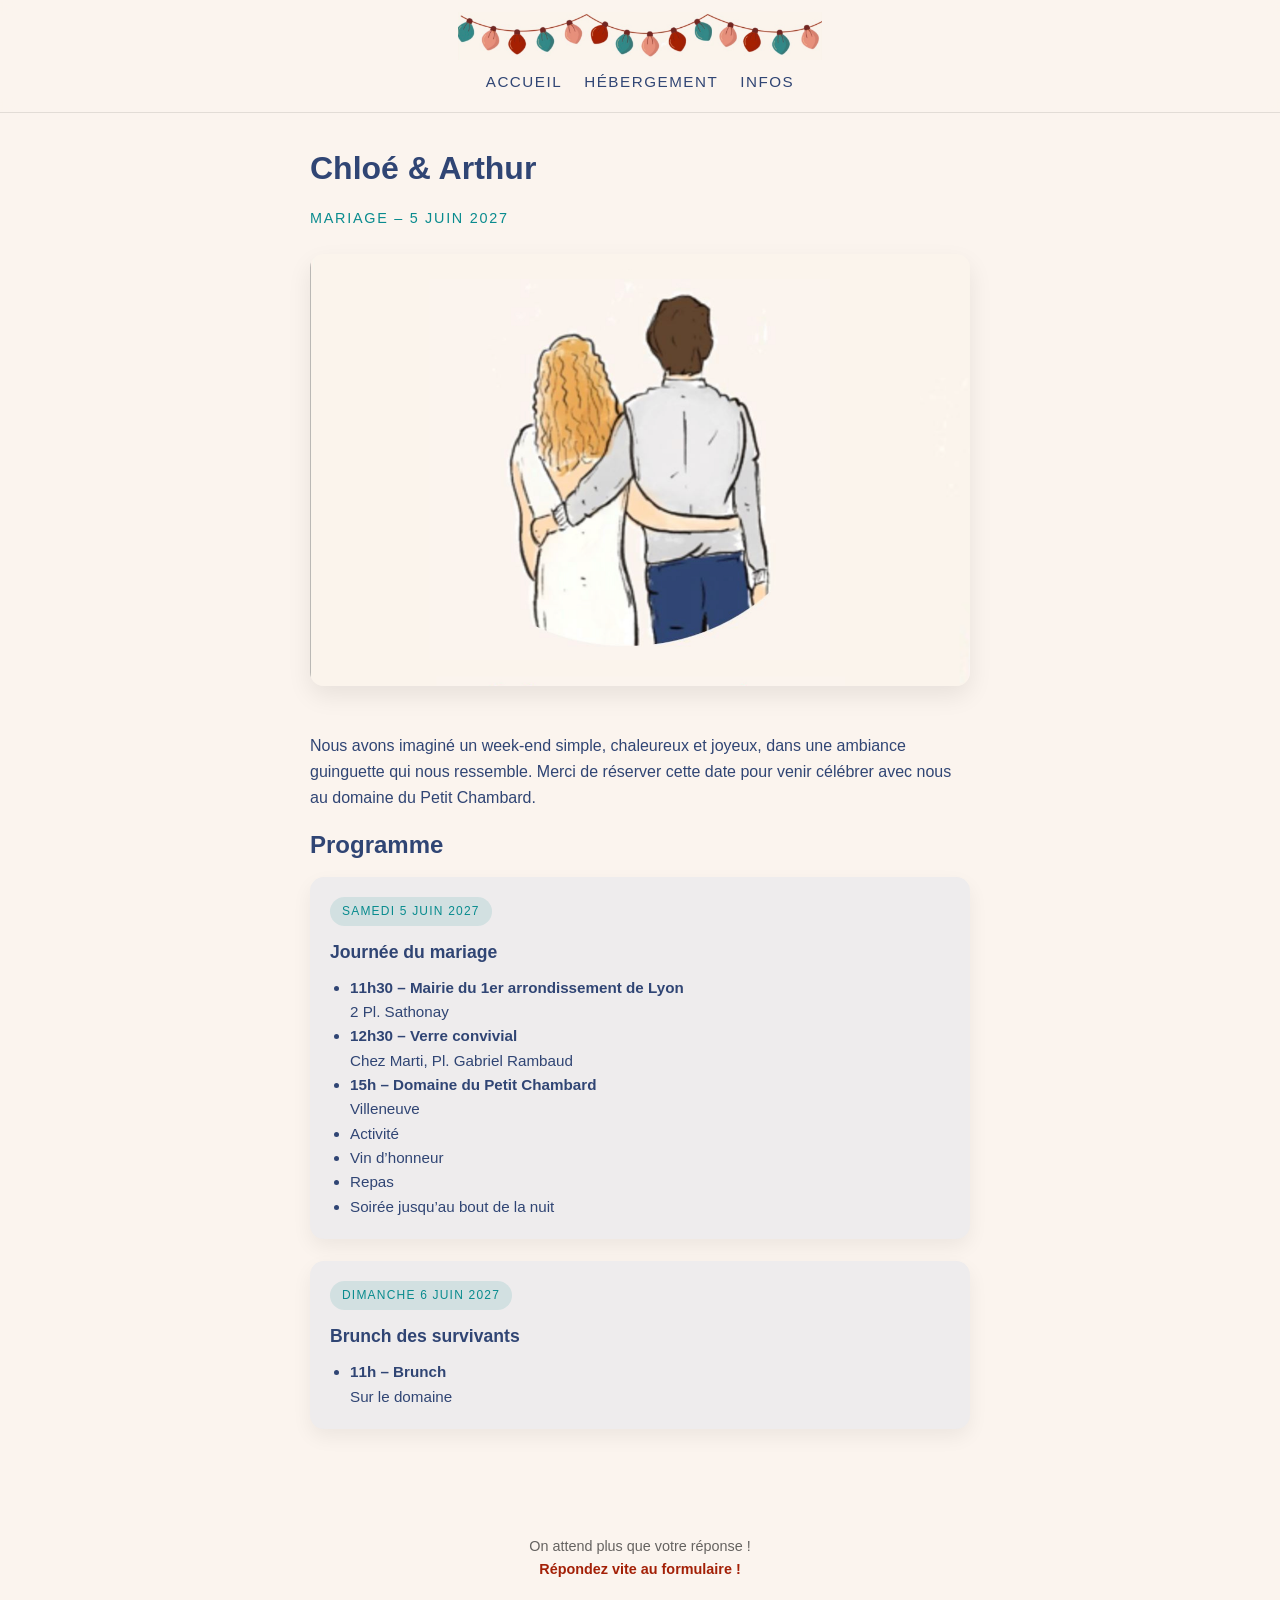
<file: index.html>
<!DOCTYPE html>
<html lang="fr">
<head>
  <meta charset="UTF-8">
  <title>Accueil – Mariage Chloé & Arthur</title>
  <meta name="viewport" content="width=device-width, initial-scale=1">
  <link rel="stylesheet" href="style.css">
</head>

<body>

<header>
  <div class="header-inner fade">
    <div class="header-top">
      <img src="guirlande.png" alt="Guirlande décorative">
    </div>
    <nav class="nav">
      <a href="index.html">Accueil</a>
      <a href="hebergement.html">Hébergement</a>
      <a href="infos.html">Infos</a>
    </nav>
  </div>
</header>

<main>

  <h1 class="fade">Chloé & Arthur</h1>
  <div class="subtitle fade">Mariage – 5 juin 2027</div>

  <div class="hero fade">
    <img src="couple.png" alt="Photo du couple">
  </div>

  <p class="fade">
    Nous avons imaginé un week-end simple, chaleureux et joyeux, dans une ambiance guinguette
    qui nous ressemble. Merci de réserver cette date pour venir célébrer avec nous au
    domaine du Petit Chambard.
  </p>

  <h2 class="fade">Programme</h2>

  <div class="card fade">
    <span class="tag">Samedi 5 juin 2027</span>
    <h3>Journée du mariage</h3>
    <ul>
      <li><strong>11h30 – Mairie du 1er arrondissement de Lyon</strong><br>2 Pl. Sathonay</li>
      <li><strong>12h30 – Verre convivial</strong><br>Chez Marti, Pl. Gabriel Rambaud</li>
      <li><strong>15h – Domaine du Petit Chambard</strong><br>Villeneuve</li>
      <li>Activité</li>
      <li>Vin d’honneur</li>
      <li>Repas</li>
      <li>Soirée jusqu’au bout de la nuit</li>
    </ul>
  </div>

  <div class="card fade">
    <span class="tag">Dimanche 6 juin 2027</span>
    <h3>Brunch des survivants</h3>
    <ul>
      <li><strong>11h – Brunch</strong><br>Sur le domaine</li>
    </ul>
  </div>

</main>

<footer class="fade">
  On attend plus que votre réponse !<br>
  <a href="formulaire.html">Répondez vite au formulaire !</a>
</footer>

</body>
</html>
</file>
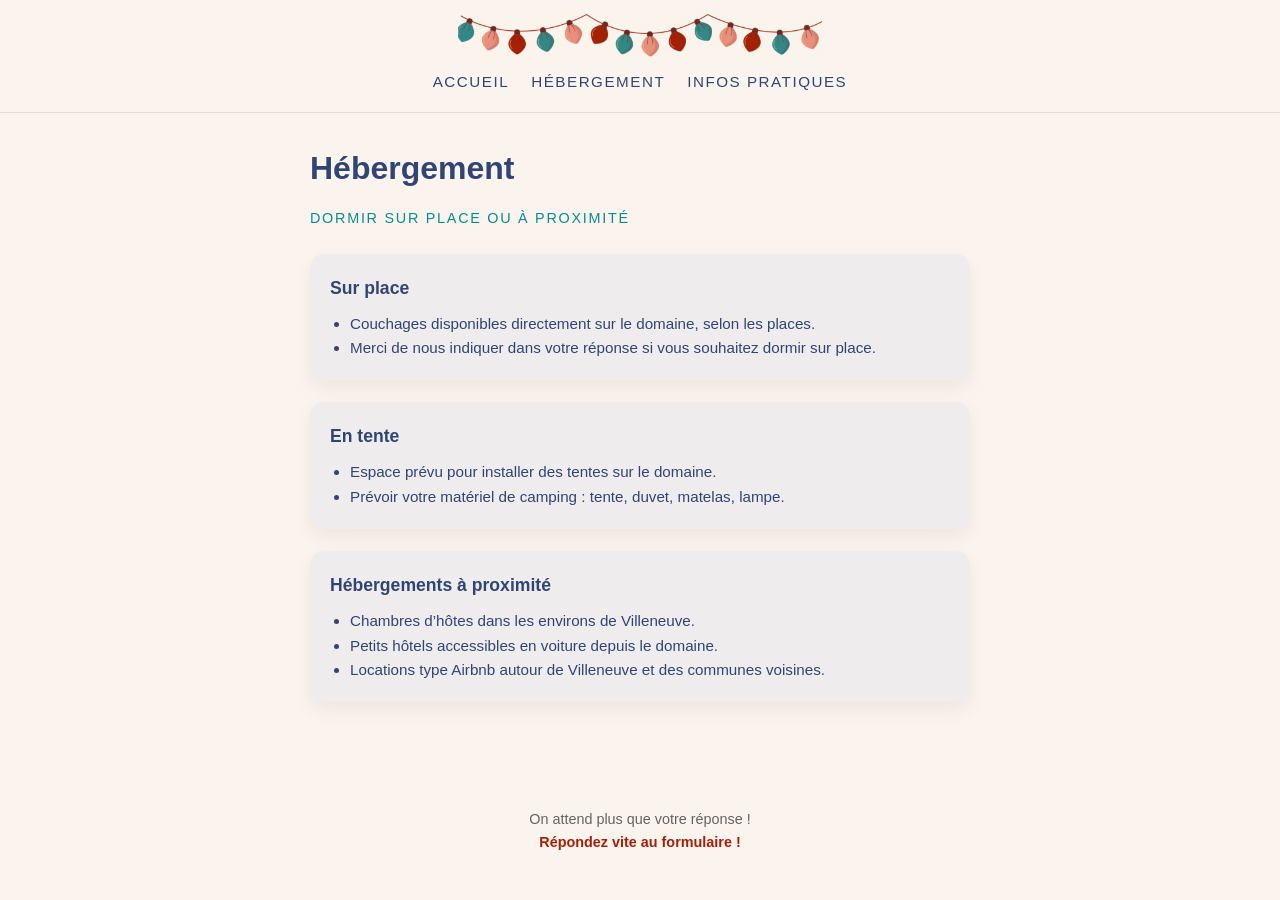
<file: hebergement.html>
<!DOCTYPE html>
<html lang="fr">
<head>
  <meta charset="UTF-8">
  <title>Hébergement – Mariage Chloé & Arthur</title>
  <meta name="viewport" content="width=device-width, initial-scale=1">
  <link rel="stylesheet" href="style.css">
</head>

<body>

<header>
  <div class="header-inner fade">
    <div class="header-top">
      <img src="guirlande.png" alt="Guirlande décorative">
    </div>
    <nav class="nav">
      <a href="index.html">Accueil</a>
      <a href="hebergement.html">Hébergement</a>
      <a href="infos.html">Infos pratiques</a>
    </nav>
  </div>
</header>

<main>
  <h1 class="fade">Hébergement</h1>
  <div class="subtitle fade">Dormir sur place ou à proximité</div>

  <div class="card fade">
    <h3>Sur place</h3>
    <ul>
      <li>Couchages disponibles directement sur le domaine, selon les places.</li>
      <li>Merci de nous indiquer dans votre réponse si vous souhaitez dormir sur place.</li>
    </ul>
  </div>

  <div class="card fade">
    <h3>En tente</h3>
    <ul>
      <li>Espace prévu pour installer des tentes sur le domaine.</li>
      <li>Prévoir votre matériel de camping : tente, duvet, matelas, lampe.</li>
    </ul>
  </div>

  <div class="card fade">
    <h3>Hébergements à proximité</h3>
    <ul>
      <li>Chambres d’hôtes dans les environs de Villeneuve.</li>
      <li>Petits hôtels accessibles en voiture depuis le domaine.</li>
      <li>Locations type Airbnb autour de Villeneuve et des communes voisines.</li>
    </ul>
  </div>
</main>

<footer class="fade">
  On attend plus que votre réponse !<br>
  <a href="formulaire.html">Répondez vite au formulaire !</a>
</footer>

</body>
</html>
</file>
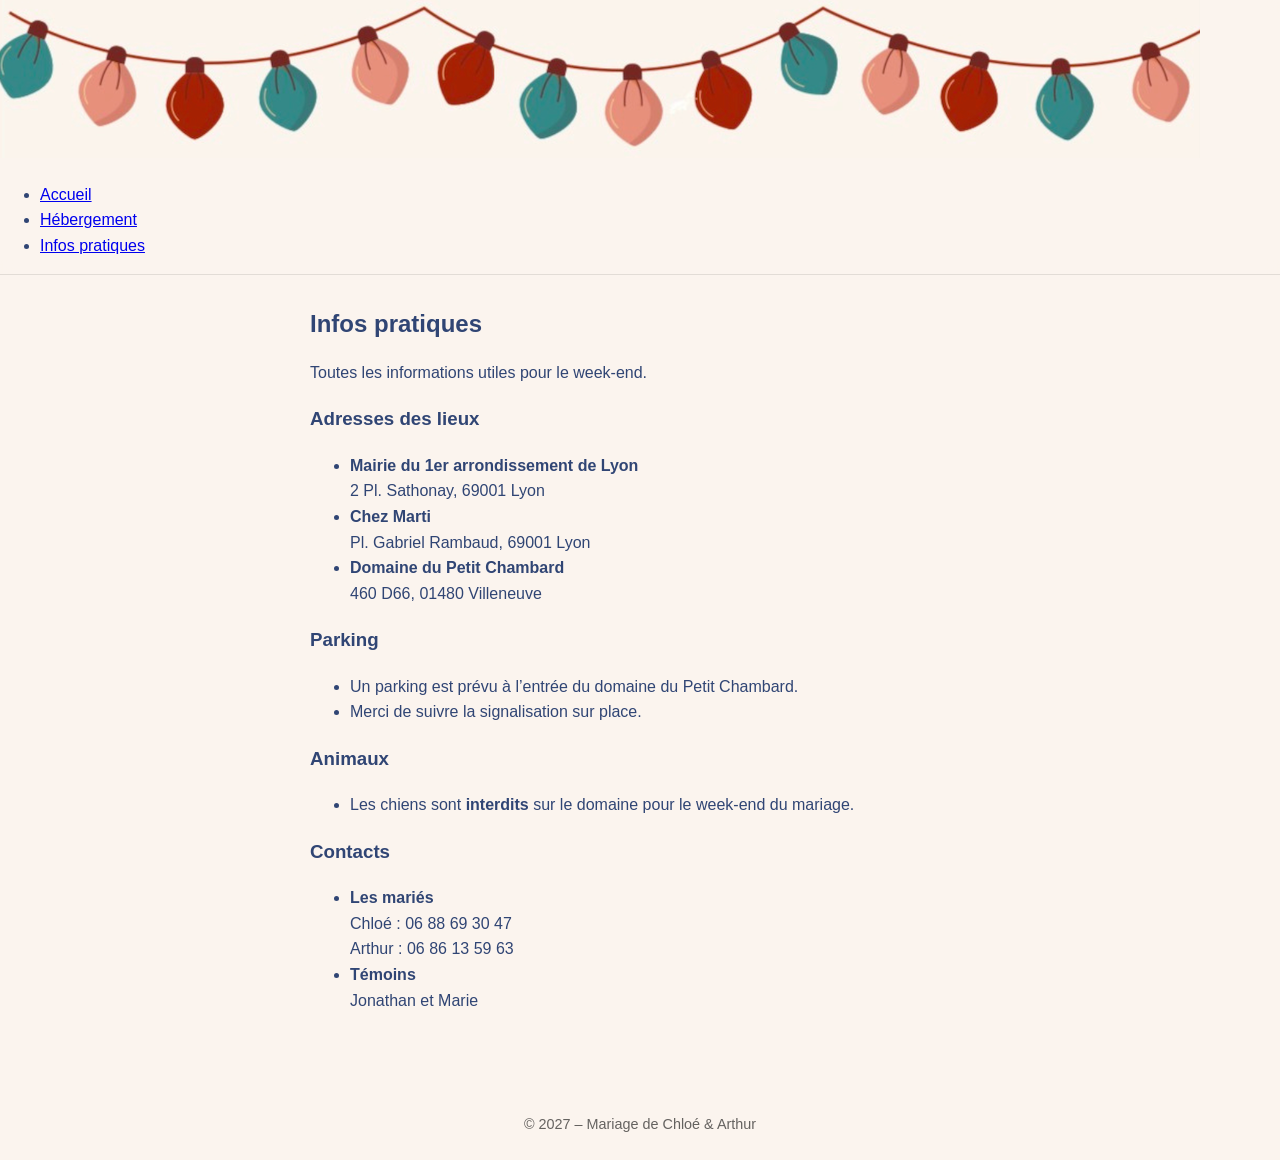
<file: infos-pratiques.html>
<!DOCTYPE html>
<html lang="fr">
<head>
  <meta charset="UTF-8">
  <title>Infos pratiques – Mariage Chloé & Arthur</title>
  <link rel="stylesheet" href="style.css">
</head>
<body>
<header>
  <div class="nav-wrapper">
    <div class="nav-logo">
      <img src="photo2.png" alt="Guirlandes guinguette">
    </div>
    <nav>
      <ul>
        <li><a href="index.html">Accueil</a></li>
        <li><a href="hebergement.html">Hébergement</a></li>
        <li><a href="infos.html">Infos pratiques</a></li>
      </ul>
    </nav>
  </div>
</header>

<main>
  <section>
    <h1 class="section-title">Infos pratiques</h1>
    <p class="section-subtitle">Toutes les informations utiles pour le week-end.</p>

    <div class="info-list">
      <h3>Adresses des lieux</h3>
      <ul>
        <li><strong>Mairie du 1er arrondissement de Lyon</strong><br>
          2 Pl. Sathonay, 69001 Lyon</li>
        <li><strong>Chez Marti</strong><br>
          Pl. Gabriel Rambaud, 69001 Lyon</li>
        <li><strong>Domaine du Petit Chambard</strong><br>
          460 D66, 01480 Villeneuve</li>
      </ul>
    </div>

    <div class="info-list">
      <h3>Parking</h3>
      <ul>
        <li>Un parking est prévu à l’entrée du domaine du Petit Chambard.</li>
        <li>Merci de suivre la signalisation sur place.</li>
      </ul>
    </div>

    <div class="info-list">
      <h3>Animaux</h3>
      <ul>
        <li>Les chiens sont <strong>interdits</strong> sur le domaine pour le week-end du mariage.</li>
      </ul>
    </div>

    <div class="contacts">
      <h3>Contacts</h3>
      <ul>
        <li><strong>Les mariés</strong><br>
          Chloé : 06 88 69 30 47<br>
          Arthur : 06 86 13 59 63</li>
        <li><strong>Témoins</strong><br>
          Jonathan et Marie</li>
      </ul>
    </div>
  </section>
</main>

<footer>
  &copy; 2027 – Mariage de Chloé & Arthur
</footer>
</body>
</html>
</file>
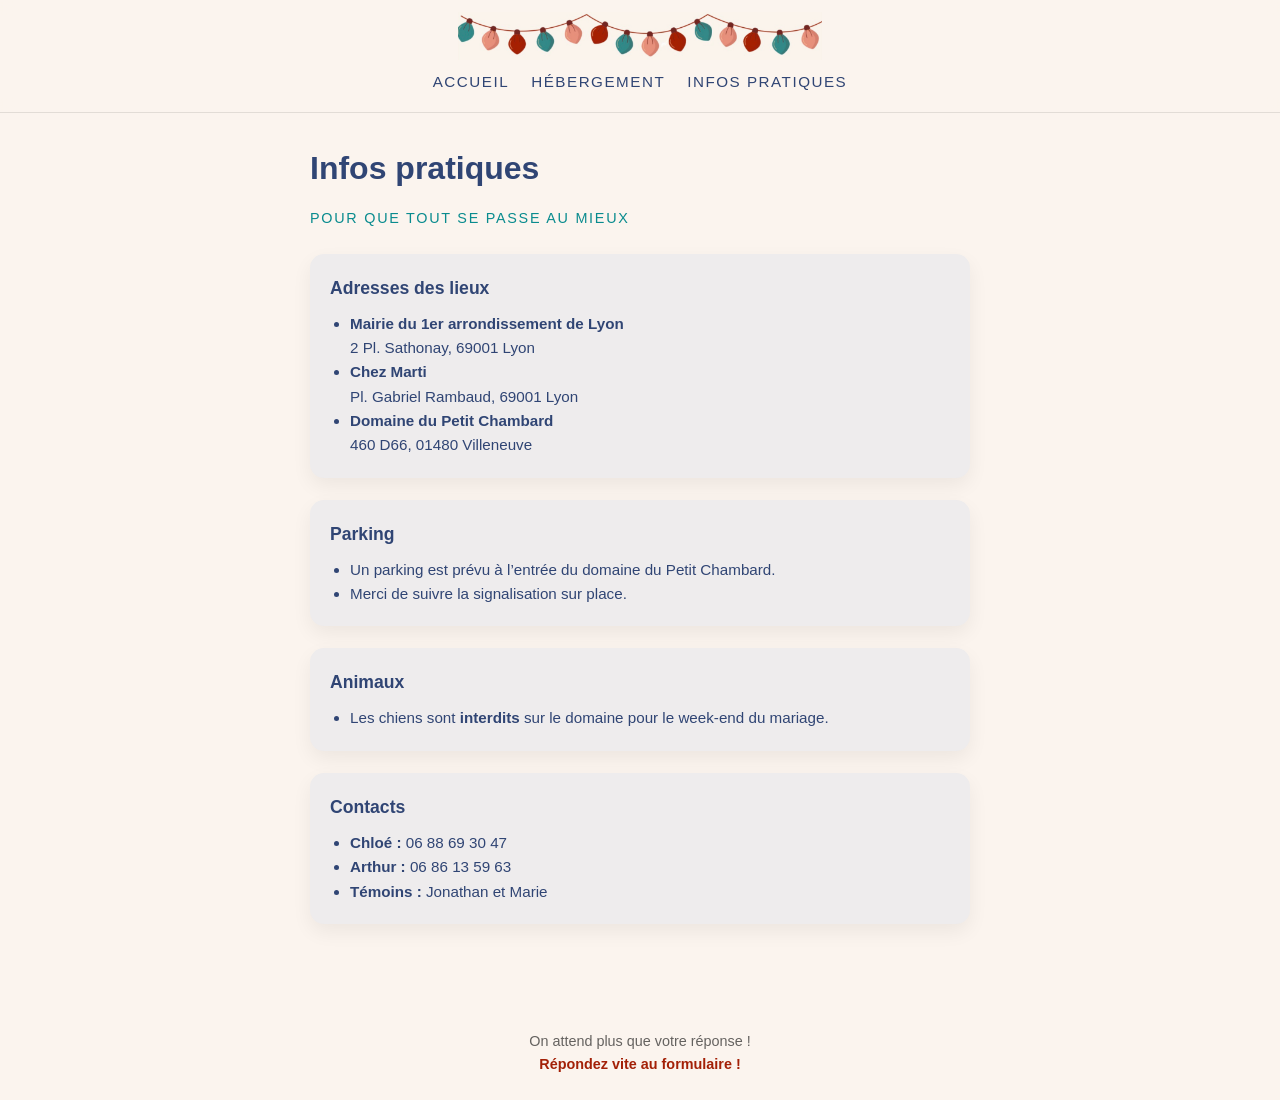
<file: infos.html>
<!DOCTYPE html>
<html lang="fr">
<head>
  <meta charset="UTF-8">
  <title>Infos pratiques – Mariage Chloé & Arthur</title>
  <meta name="viewport" content="width=device-width, initial-scale=1">
  <link rel="stylesheet" href="style.css">
</head>

<body>

<header>
  <div class="header-inner fade">
    <div class="header-top">
      <img src="guirlande.png" alt="Guirlande décorative">
    </div>
    <nav class="nav">
      <a href="index.html">Accueil</a>
      <a href="hebergement.html">Hébergement</a>
      <a href="infos.html">Infos pratiques</a>
    </nav>
  </div>
</header>

<main>
  <h1 class="fade">Infos pratiques</h1>
  <div class="subtitle fade">Pour que tout se passe au mieux</div>

  <div class="card fade">
    <h3>Adresses des lieux</h3>
    <ul>
      <li><strong>Mairie du 1er arrondissement de Lyon</strong><br>2 Pl. Sathonay, 69001 Lyon</li>
      <li><strong>Chez Marti</strong><br>Pl. Gabriel Rambaud, 69001 Lyon</li>
      <li><strong>Domaine du Petit Chambard</strong><br>460 D66, 01480 Villeneuve</li>
    </ul>
  </div>

  <div class="card fade">
    <h3>Parking</h3>
    <ul>
      <li>Un parking est prévu à l’entrée du domaine du Petit Chambard.</li>
      <li>Merci de suivre la signalisation sur place.</li>
    </ul>
  </div>

  <div class="card fade">
    <h3>Animaux</h3>
    <ul>
      <li>Les chiens sont <strong>interdits</strong> sur le domaine pour le week-end du mariage.</li>
    </ul>
  </div>

  <div class="card fade">
    <h3>Contacts</h3>
    <ul>
      <li><strong>Chloé :</strong> 06 88 69 30 47</li>
      <li><strong>Arthur :</strong> 06 86 13 59 63</li>
      <li><strong>Témoins :</strong> Jonathan et Marie</li>
    </ul>
  </div>
</main>

<footer class="fade">
  On attend plus que votre réponse !<br>
  <a href="formulaire.html">Répondez vite au formulaire !</a>
</footer>

</body>
</html>
</file>
<file: style.css>
:root {
  --bg-main: #FBF4EE;
  --bg-card: #EEECED;
  --teal: #098B8E;
  --red: #A32007;
  --peach: #E7907C;
  --blue: #304574;
  --text: #304574;
}

* {
  box-sizing: border-box;
}

body {
  margin: 0;
  font-family: "Worstveld Sting", sans-serif;
  background: var(--bg-main);
  color: var(--text);
  line-height: 1.6;
  -webkit-font-smoothing: antialiased;
}

/* ANIMATIONS */
.fade {
  opacity: 0;
  transform: translateY(10px);
  animation: fadeIn 0.6s ease forwards;
}

@keyframes fadeIn {
  to {
    opacity: 1;
    transform: translateY(0);
  }
}

/* HEADER */
header {
  position: sticky;
  top: 0;
  z-index: 20;
  background: rgba(251, 244, 238, 0.95);
  backdrop-filter: blur(8px);
  border-bottom: 1px solid rgba(0,0,0,0.1);
}

.header-inner {
  max-width: 700px;
  margin: 0 auto;
  padding: 12px 20px;
  display: flex;
  flex-direction: column;
  gap: 10px;
}

.header-top {
  display: flex;
  justify-content: center;
}

.header-top img {
  height: 48px;
}

.nav {
  display: flex;
  justify-content: center;
  gap: 22px;
  font-size: 0.95rem;
  text-transform: uppercase;
  letter-spacing: 0.1em;
}

.nav a {
  text-decoration: none;
  color: var(--blue);
  padding-bottom: 4px;
  border-bottom: 2px solid transparent;
  transition: 0.2s;
}

.nav a:hover {
  border-bottom-color: var(--peach);
}

/* MAIN */
main {
  max-width: 700px;
  margin: 0 auto;
  padding: 30px 20px 60px;
}

h1, h2 {
  margin: 0 0 12px;
  color: var(--blue);
}

.subtitle {
  color: var(--teal);
  margin-bottom: 24px;
  font-size: 0.9rem;
  text-transform: uppercase;
  letter-spacing: 0.12em;
}

/* HERO */
.hero img {
  width: 100%;
  border-radius: 14px;
  margin-bottom: 24px;
  box-shadow: 0 10px 25px rgba(0,0,0,0.08);
}

/* CARDS */
.card {
  background: var(--bg-card);
  padding: 20px;
  border-radius: 14px;
  margin-bottom: 22px;
  box-shadow: 0 8px 20px rgba(0,0,0,0.06);
}

.card h3 {
  margin-top: 0;
  margin-bottom: 10px;
  font-size: 1.1rem;
  color: var(--blue);
}

.card ul {
  margin: 0;
  padding-left: 20px;
  font-size: 0.95rem;
}

.tag {
  display: inline-block;
  background: rgba(9,139,142,0.12);
  color: var(--teal);
  padding: 5px 12px;
  border-radius: 999px;
  font-size: 0.75rem;
  text-transform: uppercase;
  letter-spacing: 0.1em;
  margin-bottom: 12px;
}

/* FOOTER */
footer {
  text-align: center;
  padding: 24px;
  font-size: 0.9rem;
  color: rgba(0,0,0,0.6);
}

footer a {
  color: var(--red);
  font-weight: bold;
  text-decoration: none;
}
</file>
